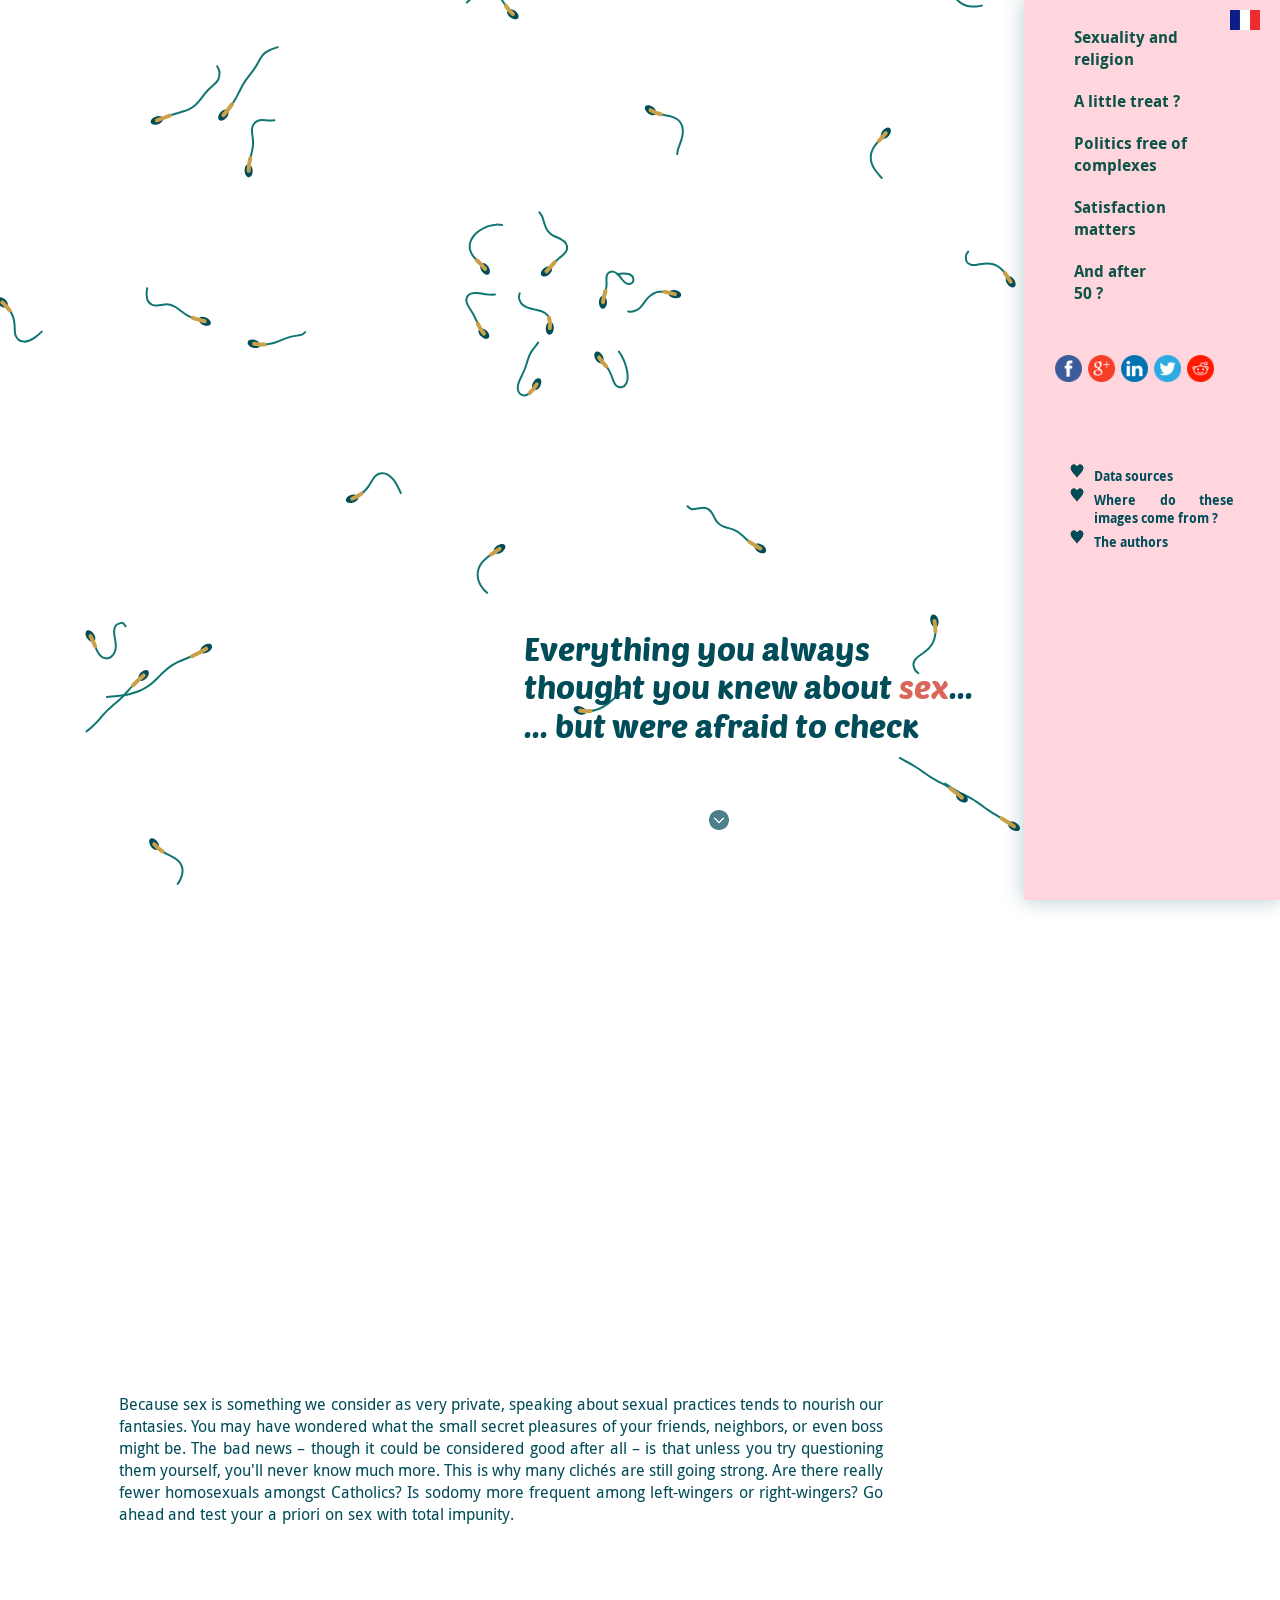
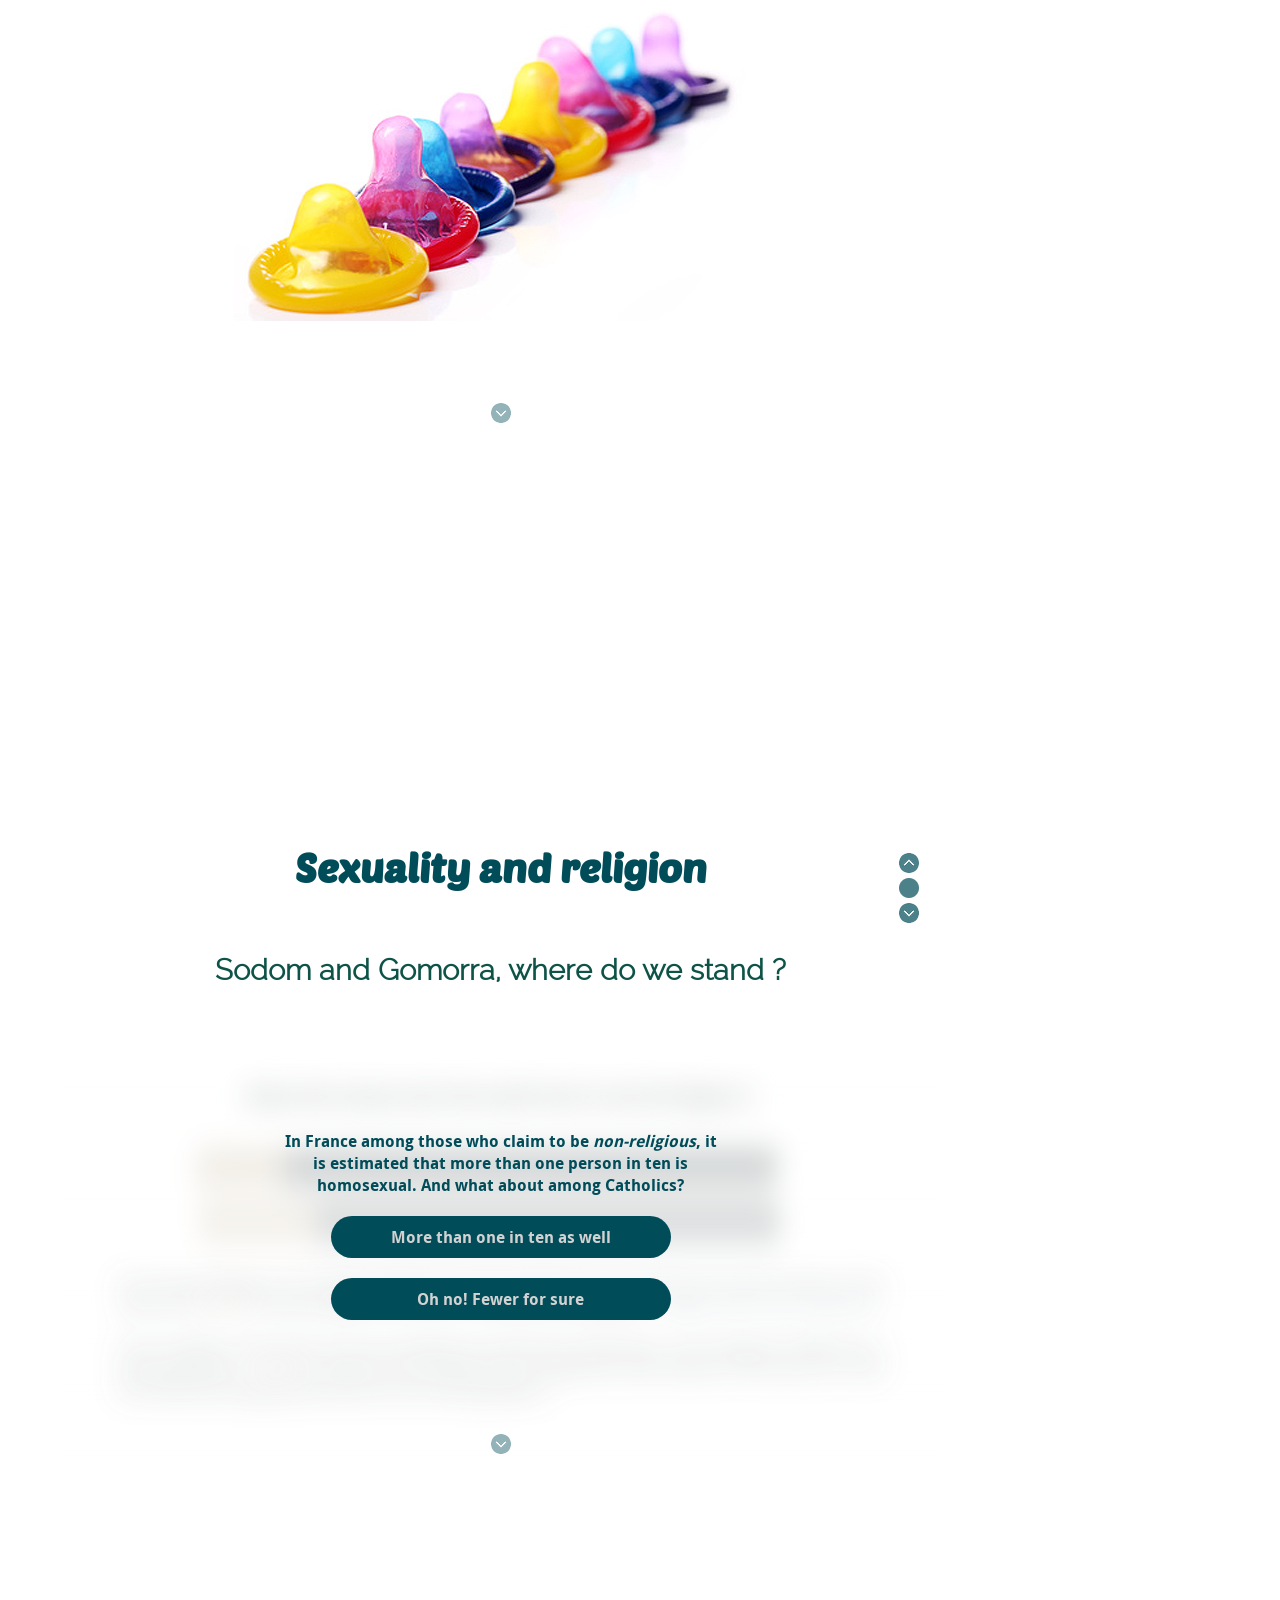
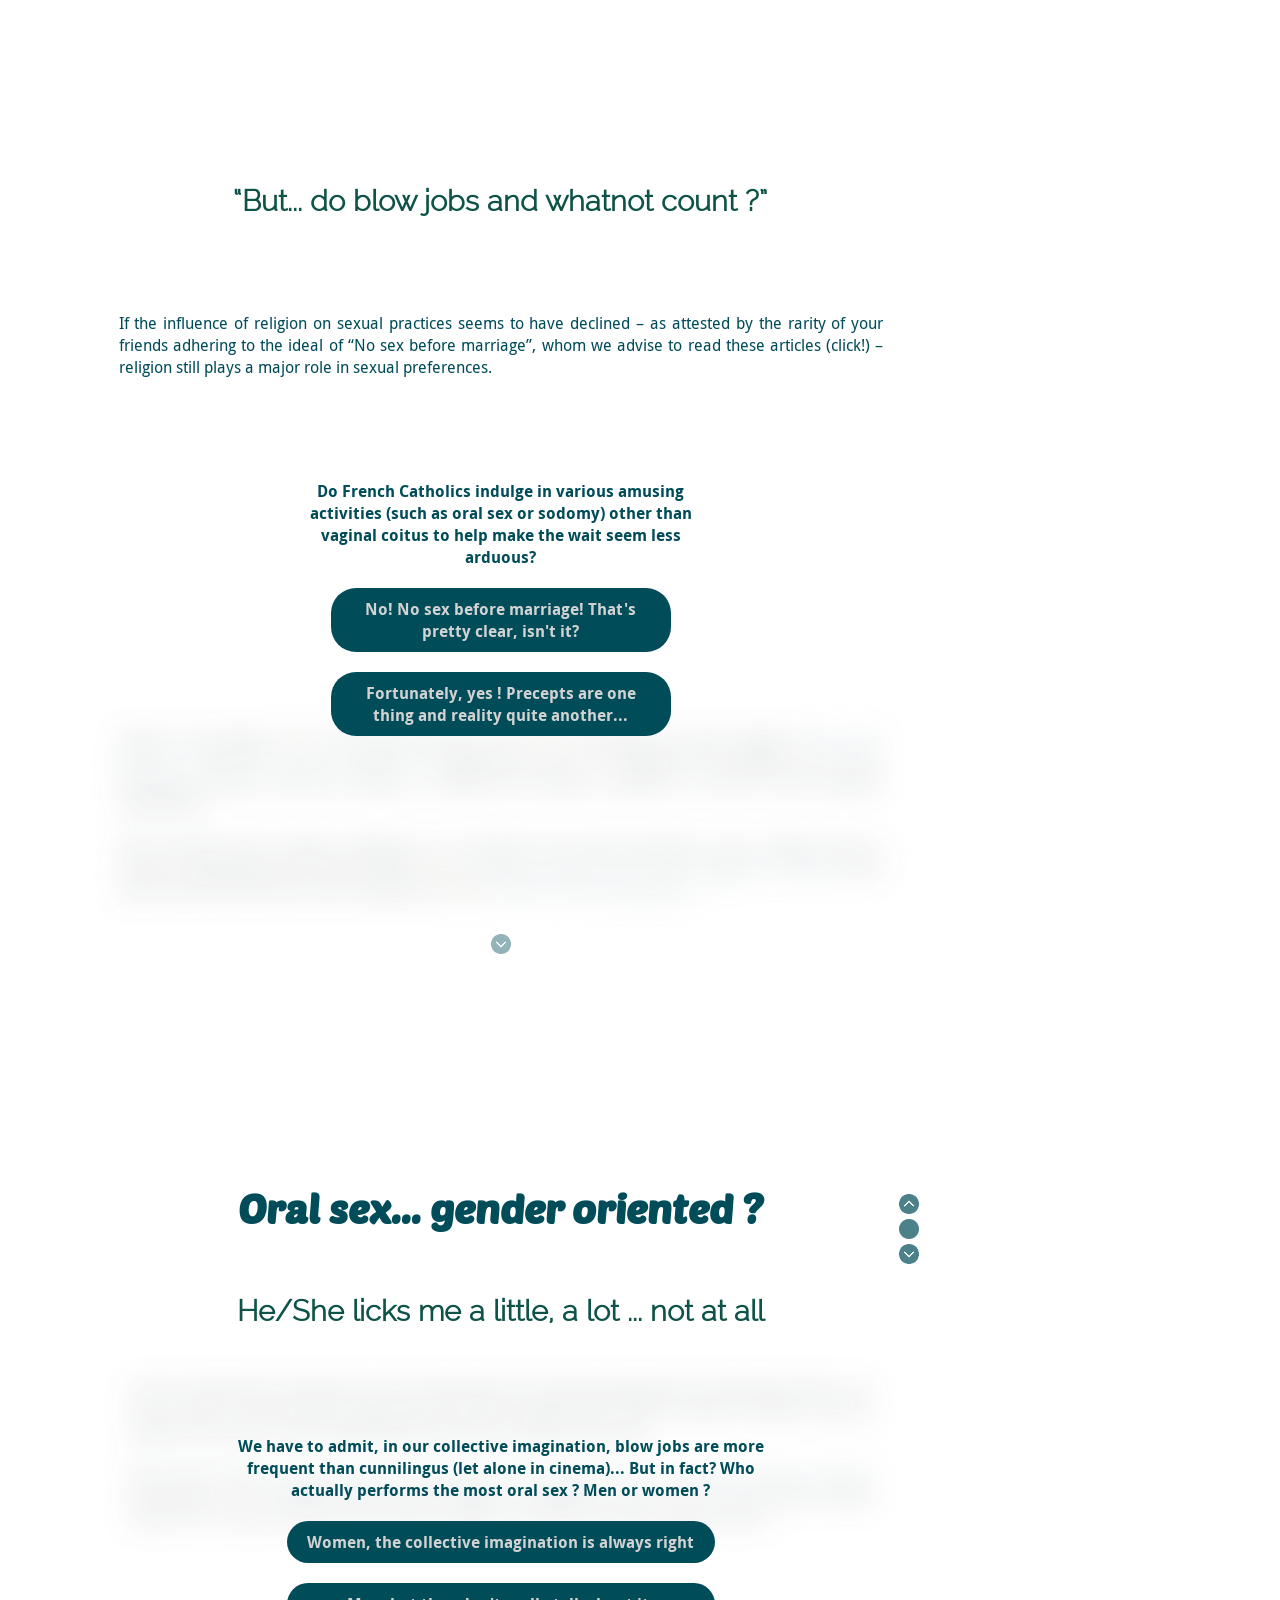
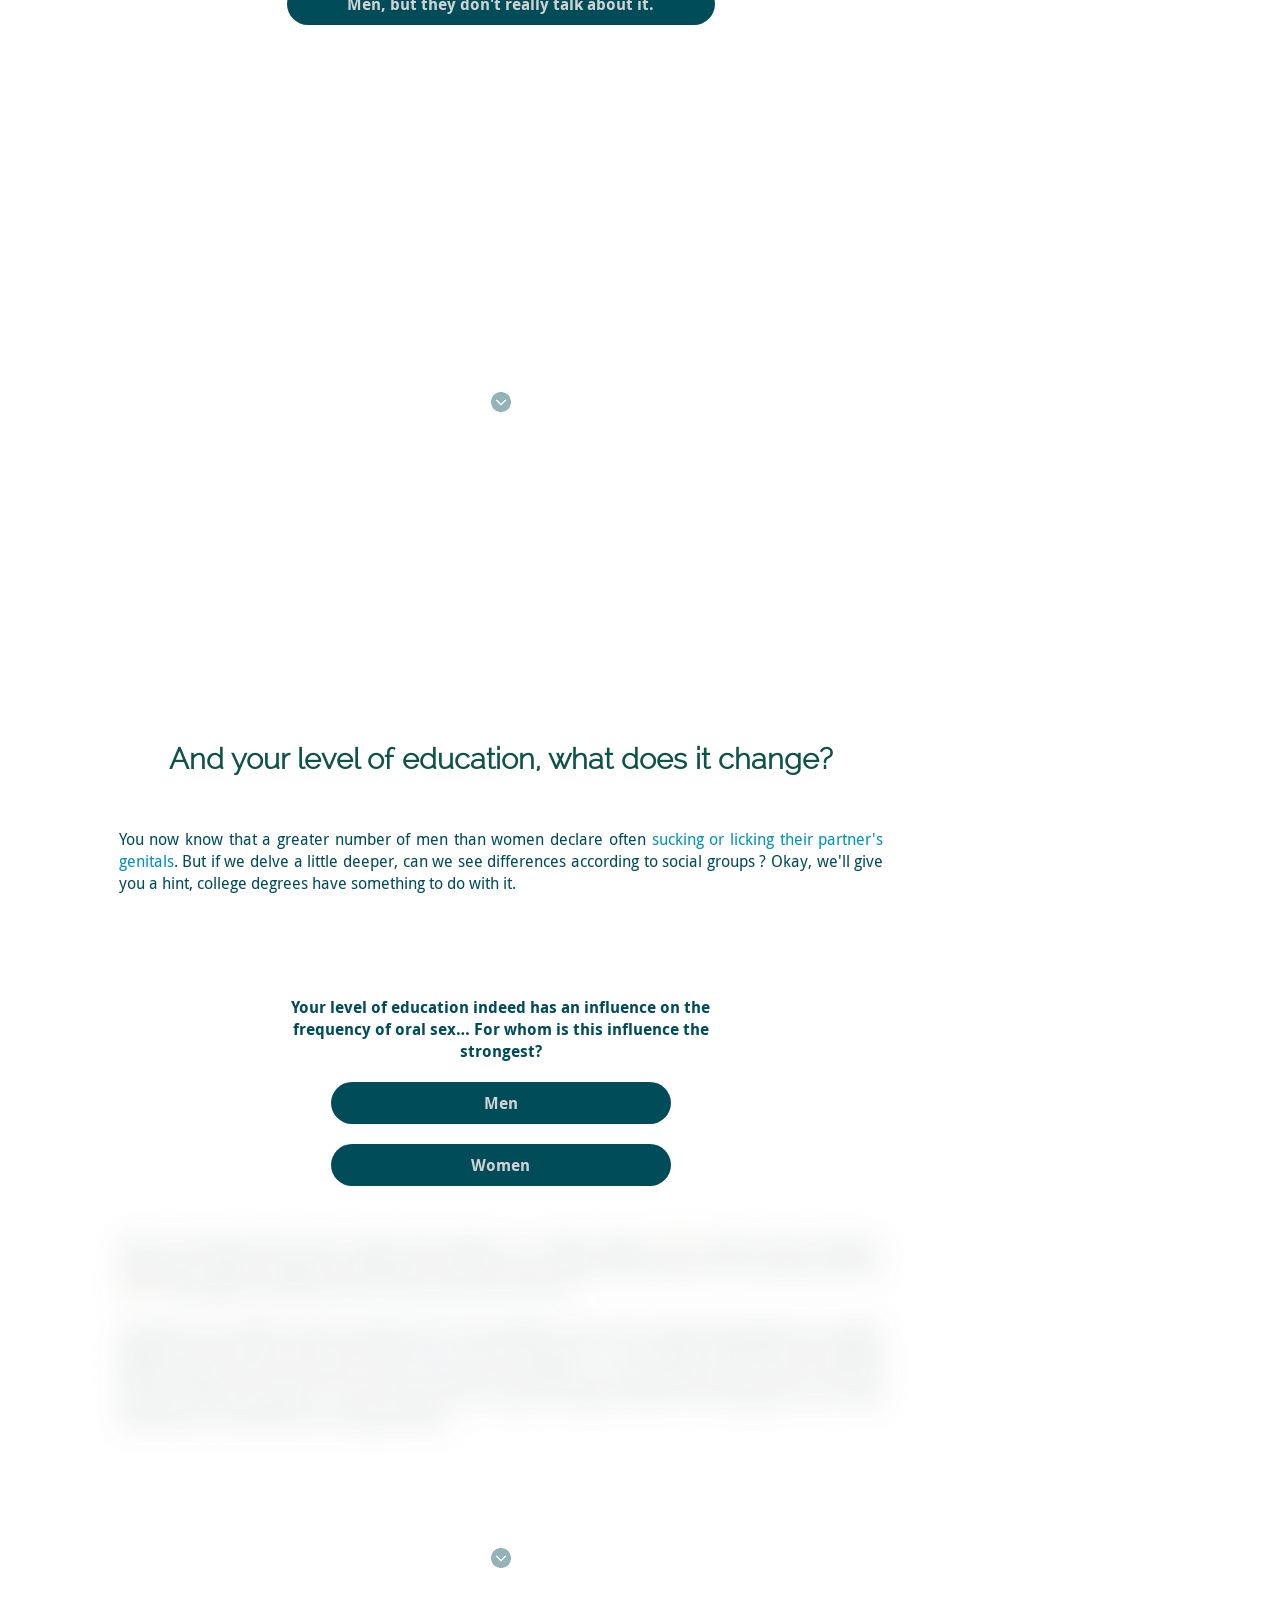
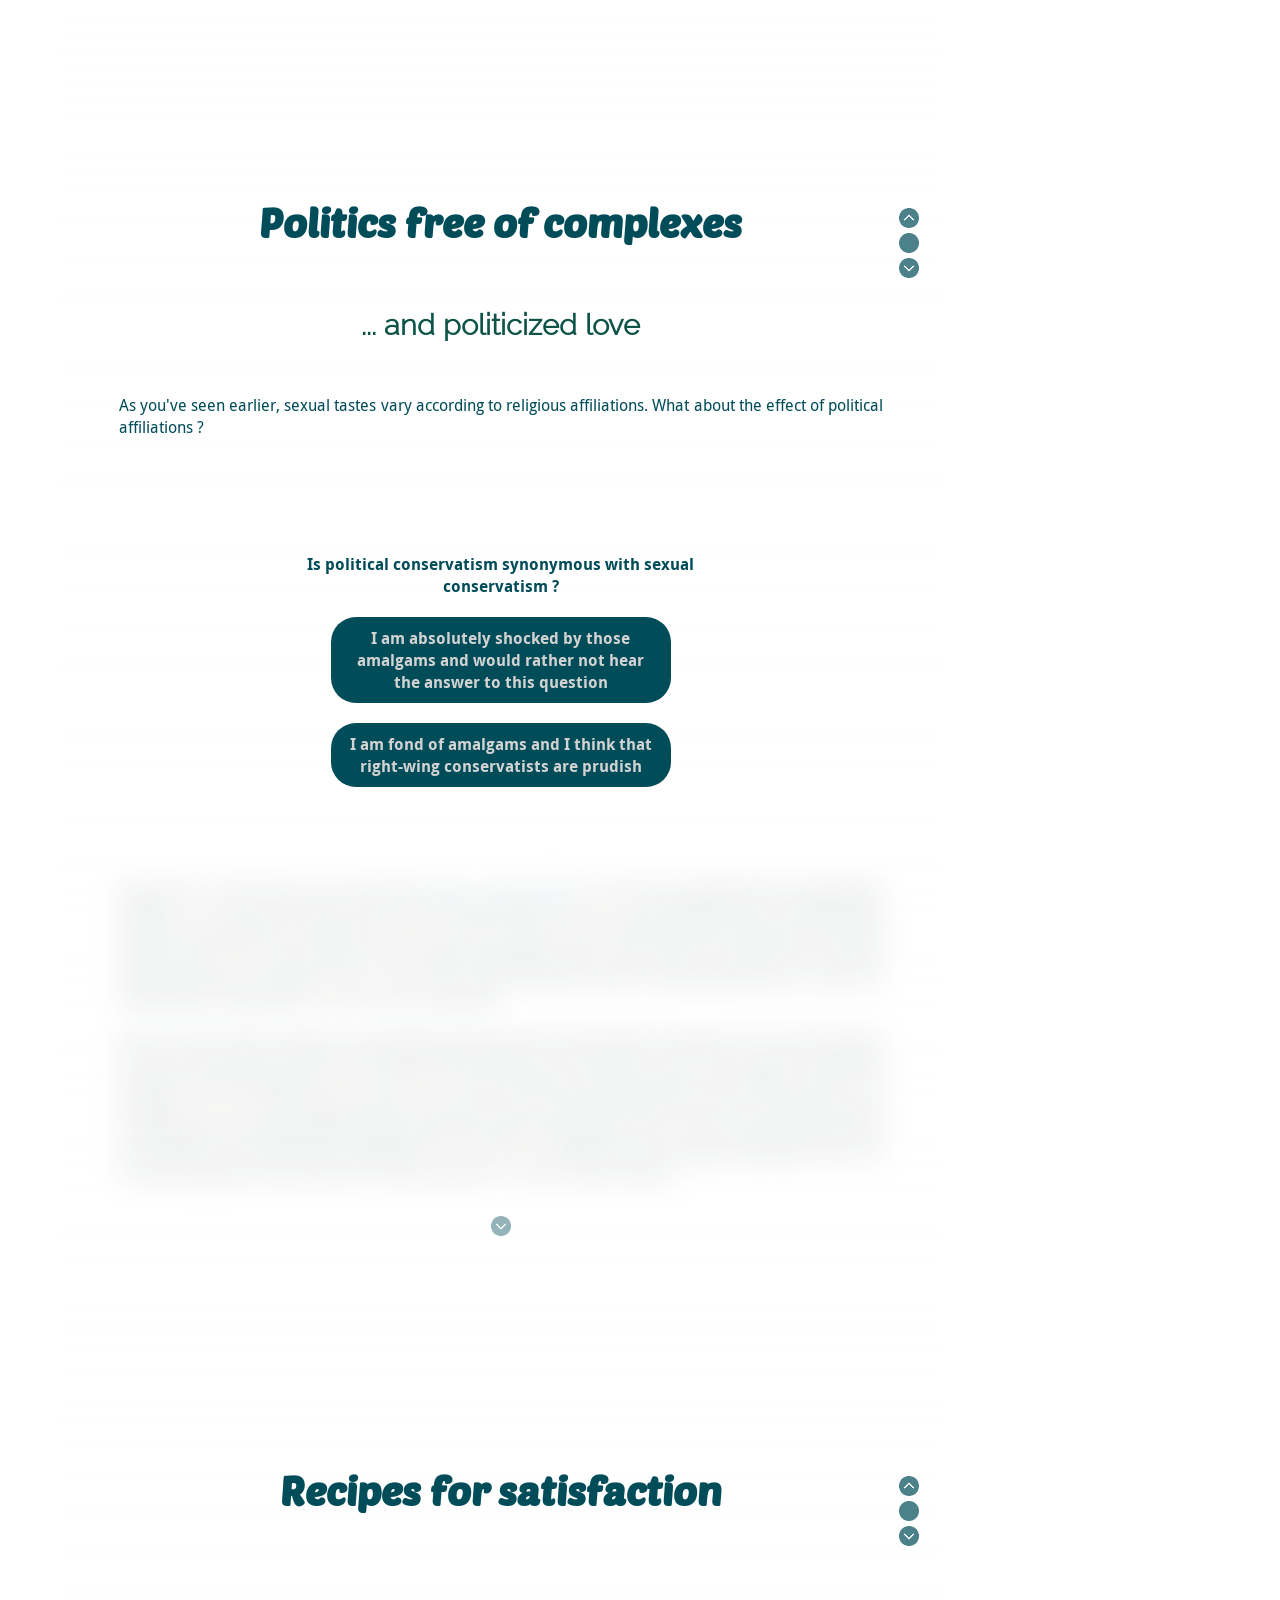
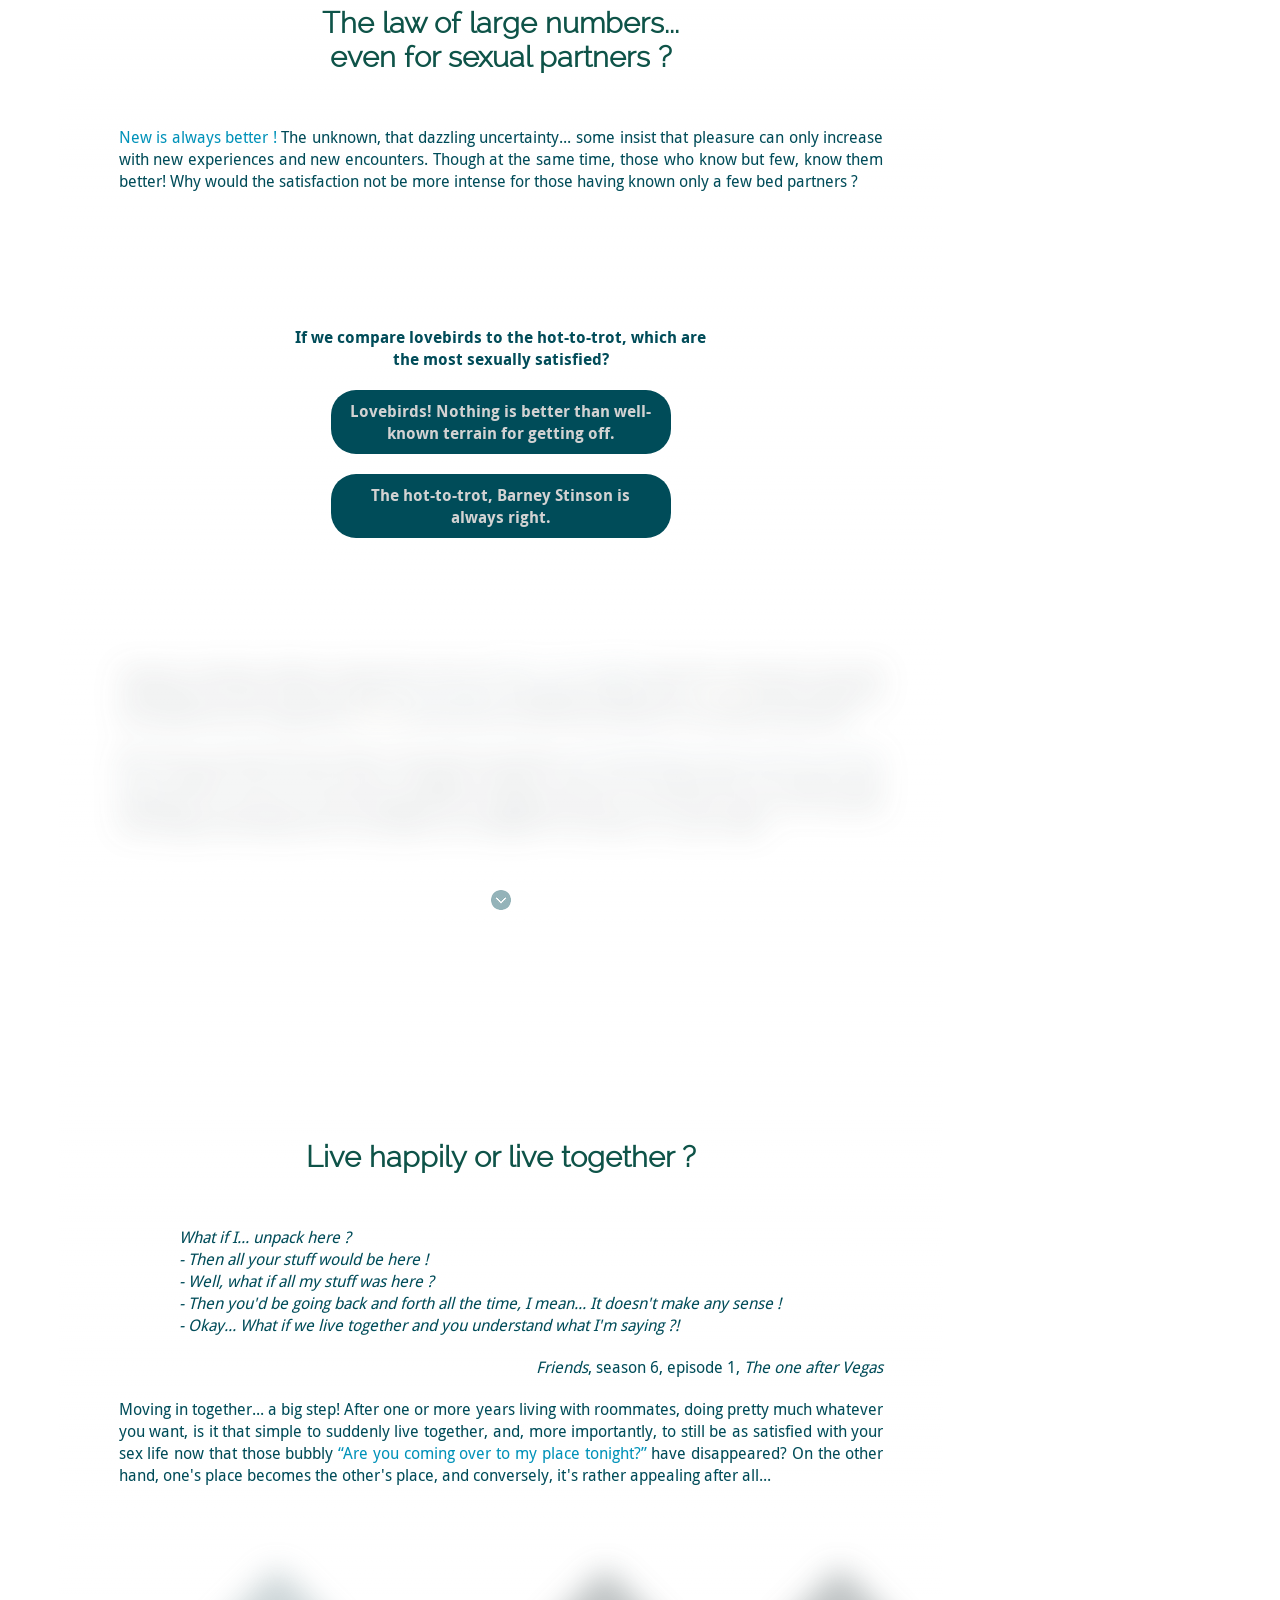
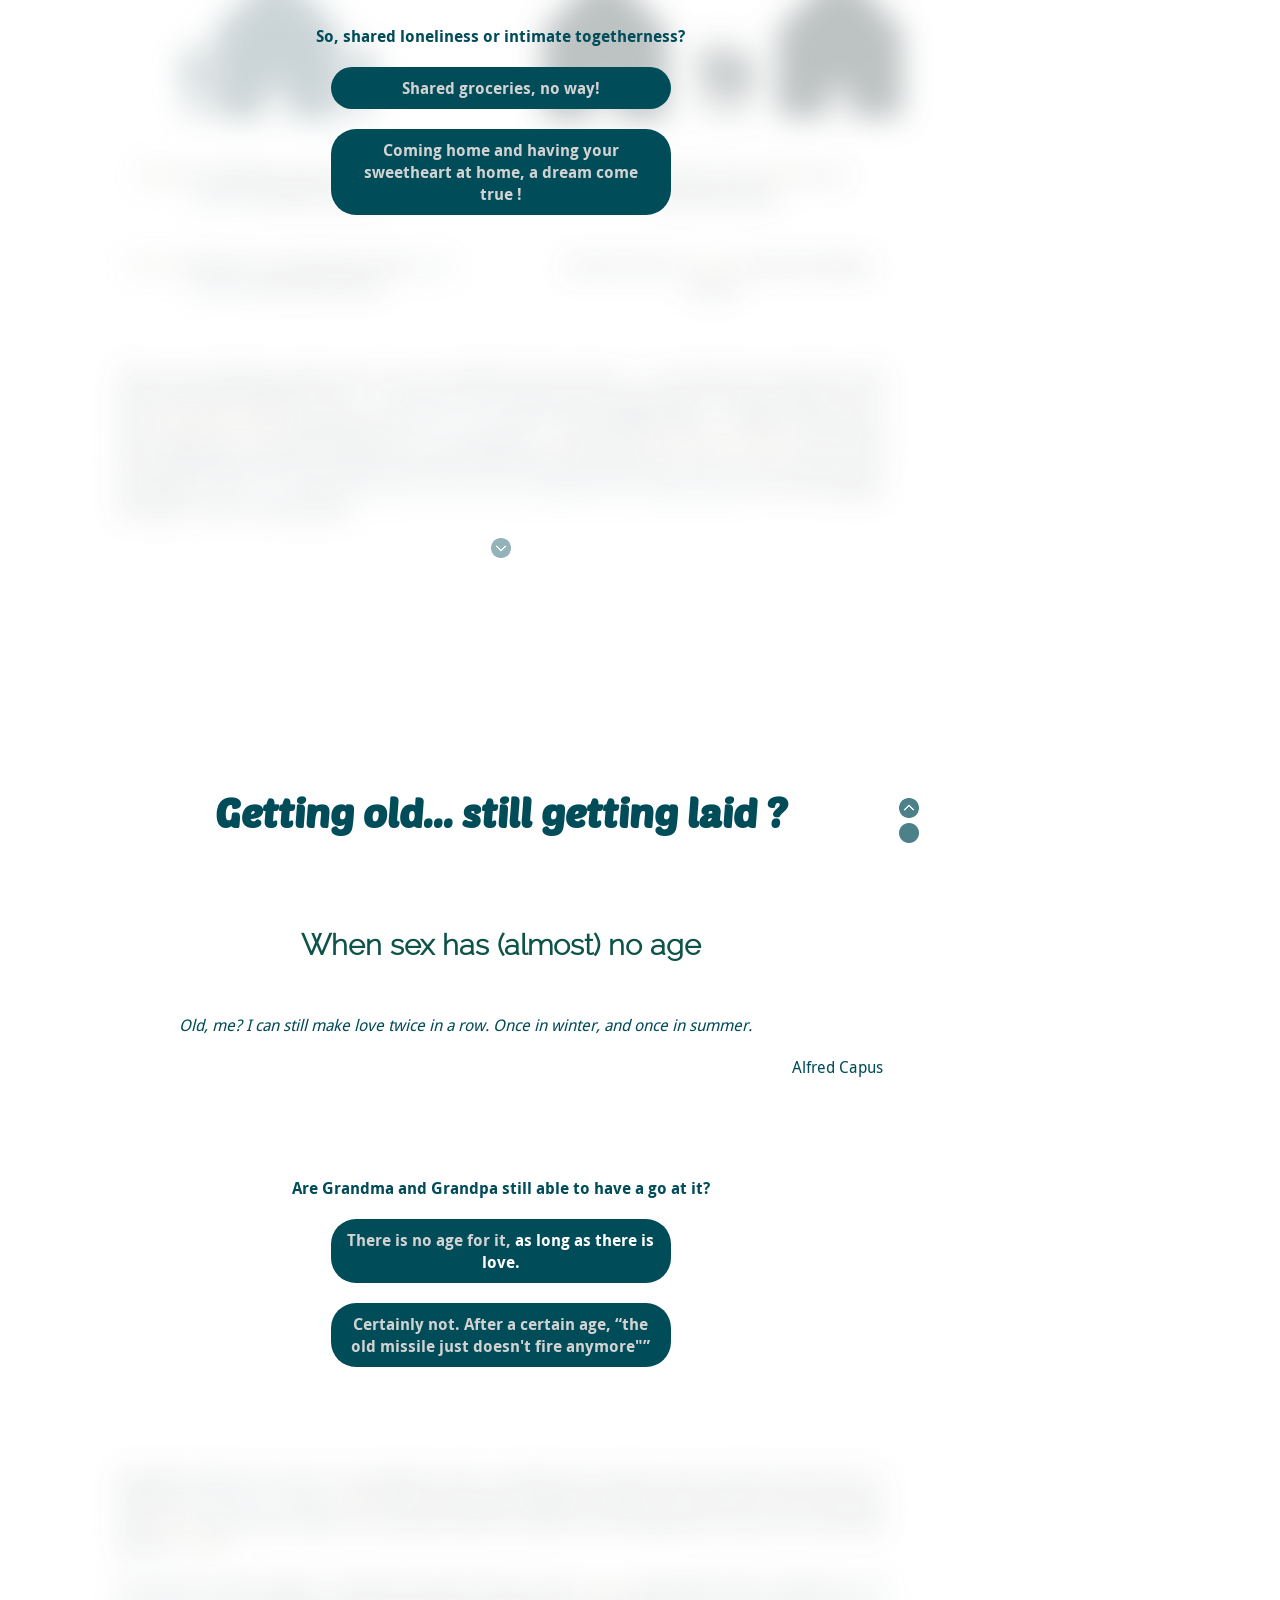
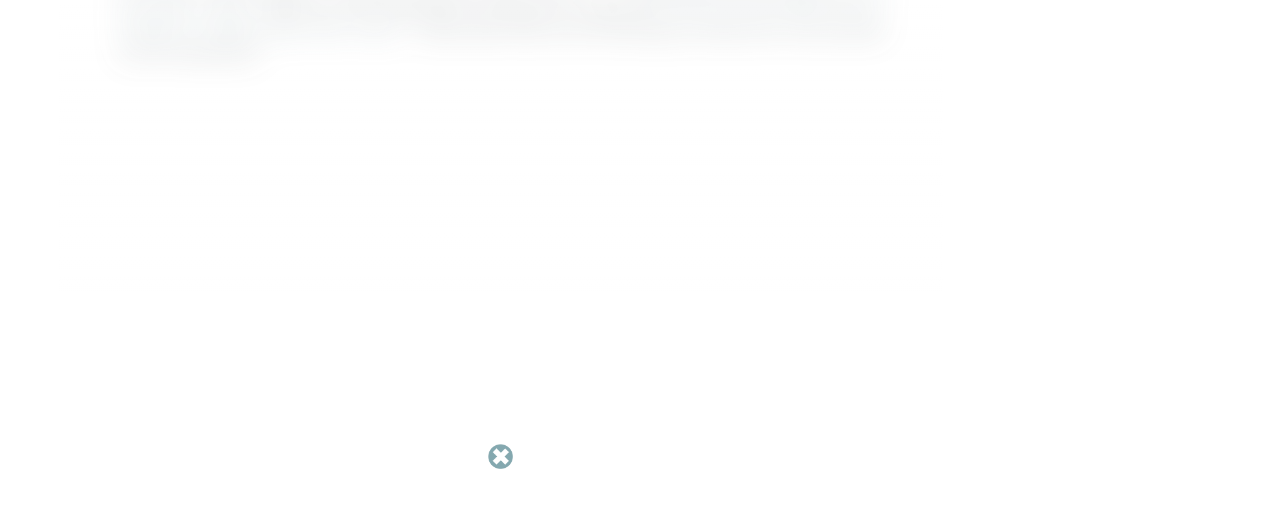
<file: index.html>
<!DOCTYPE html>
<html lang="en">
    <head>
        <meta charset="utf-8" />
        <meta property="fb:app_id"                content="230706700616703" />
        <meta property="og:type"            content="article" /> 
	<meta property="og:title"              content="French people and sex : an offbeat data vizualisation" />
	<meta property="og:description"        content="Data visualization and infography on sexuality in France" />
	<meta property="og:image"  content="http://sociosexologie-du-dimanche.github.io/en/Images/banana.jpg" />

	<meta name="author" content="Marie Beigelman, Romain Damian, Kim Montalibet, Pierre Tanneau" />


        <meta name="keywords" content="sex,sexuality,France,French,infography,dataviz,clichés,sodomy,satisfaction" />
        <meta name="viewport" content="width=device-width, initial-scale=1">

        <title>French people and sex : an offbeat data vizualisation</title>
        <link rel="stylesheet" href="style.css" />
        <link rel="alternate" href="http://sociosexologie-du-dimanche.github.io/en-mobile" media="only screen and (max-width: 750px)"/>
        
        <script type='text/javascript'>
            (function(){
                var mql = window.matchMedia('only screen and (max-width: 750px)');
                if (mql.matches) {
                    window.location = 'http://sociosexologie-du-dimanche.github.io/en-mobile' ;
                }
            })();
  		</script>
         <div id="fb-root"></div>
        <script>
            window.fbAsyncInit = function() {
                FB.init({
                    appId      : '230706700616703',
                    xfbml      : true,
                    version    : 'v2.5'
                });
            };

            (function(d, s, id){
                var js, fjs = d.getElementsByTagName(s)[0];
                if (d.getElementById(id)) {return;}
                js = d.createElement(s); js.id = id;
                js.src = "//connect.facebook.net/en_US/sdk.js";
                fjs.parentNode.insertBefore(js, fjs);
            }(document, 'script', 'facebook-jssdk'));
            
        </script>
        
        
        
    </head>



    <body> 
        <div id="toolFilms"></div>
        <div id="toolIfop"></div>
        <div id='toolContact'></div>
        <div id="toolAurevoir"></div>
        <div id='fenetreBlur'></div>
        


		<div id="accueil">
			<a class="scrollTo" href="#mycanvas"><canvas id="mycanvas" style="background:'white'"></canvas></a>
            <div id="banniere">
                   Everything you always <br/>
                   thought you knew about <span class="emph" style='color:#DA665B;'>sex</span>... <br/>
                   ... but were afraid to check
                
            </div>
            <a class="scrollTo" href="#pIntro"><div id="buttonOpen" style="left:55%"></div></a>
	       
            
     		<div class="box">
                <div id="liensVersions">
                    <a href='http://sociosexologie-du-dimanche.github.io/fr'><div id="France"></div></a>
                </div>
	        	<nav>
		            <ul>
		                <li><a class="scrollTo" href="#religion">Sexuality and religion</a></li>
		                <li><a class="scrollTo" href="#gaterie">A little treat ?</a></li>
		                <li><a class="scrollTo" href="#politique">Politics free of complexes</a></li>
		                <li><a class="scrollTo" href="#satisfaction">Satisfaction matters</a></li>
                        <li><a class="scrollTo" href="#vieux">And after <br/>50 ?</a></li>
		            </ul>
		        </nav>
                
                <div id='buttons'>
                    <a href="http://www.facebook.com/sharer.php?u=http://sociosexologie-du-dimanche.github.io/fr&title=Tout%20ce%20que%20vous%20avez%20toujours%20cru%20savoir%20sur%20le%20sexe&summary=Un%20projet%20de%20dataviz%20sur%20la%20sexualite%20des%20Francais" target="_blank">
                            <img src="Images/facebook.png" alt="Facebook" />
                    </a>
                    
    <!-- Google+ -->
                    <a href="https://plus.google.com/share?url=http://sociosexologie-du-dimanche.github.io/fr" target="_blank">
                        <img src="Images/google.png" alt="Google" />
                    </a>
    
    <!-- LinkedIn -->
                    <a href='https://www.linkedin.com/shareArticle?mini=true&url=http://sociosexologie-du-dimanche.github.io/fr&title=Tout%20ce%20que%20vous%20avez%20toujours%20cru%20savoir%20sur%20le%20sexe&summary=Un%20projet%20de%20dataviz%20sur%20la%20sexualite%20des%20Francais' target='_blank'>
                        <img src="Images/linkedin.png" alt="LinkedIn" />
                    </a>
                    
                    <a href="https://twitter.com/share?url=http://sociosexologie-du-dimanche.github.io/fr&amp;text=Une%20infographie%20sur%20la%20sexualite%20des%20francais&amp;hashtags=dataviz" target="_blank">
                        <img src="Images/twitter.png" alt="Twitter" />
                    </a>
                    
                    <a href="http://reddit.com/submit?url=http://sociosexologie-du-dimanche.github.io/fr&amp;title=Une%20infographie%20sur%20la%20sexualite%20des%20Francais" target="_blank">
                        <img src="Images/reddit.png" alt="Reddit" />
                    </a> 
                </div>
                
                <footer>
	      	             <ul style ="text-align: justify">
                            <li id="sourceDonnees">Data sources</li>
	                        <li id="filmList">Where do these images come from ?</li>
                            <li id="auteurs">The authors</li>
	                    </ul>
                </footer>	
		      </div>
		</div>   
		
	       
	    <section id="corps">

            <p id="pIntro"> Because sex is something we consider as very private, speaking about sexual practices tends to nourish our fantasies. You may have wondered what the small secret pleasures of your friends, neighbors, or even boss might be. The bad news – though it could be considered good after all – is that unless you try questioning them yourself, you'll never know much more. This is why many clichés are still going strong.  Are there really fewer homosexuals amongst Catholics? Is sodomy more frequent among left-wingers or right-wingers? Go ahead and test your a priori on sex with total impunity. <span class="hidden">And we promise not to laugh, even if you're wrong on all counts! </span></p>
                
            
            <div id="imgIntro"></div>
            <a class="scrollTo" href="#religion"><div class="following" style="margin-bottom:400px; margin-top:40px"></div></a>


            <section class="bloc_histoire">
                <div class="titre_image">
                    <h1 id="religion"><a class="scrollTo" href="#banniere">Sexuality and religion</a></h1>
                    <a class="scrollTo" href="#banniere"><span class="buttonUp"></span></a>
                    <a class="scrollTo" href="#gaterie"><span class="buttonDown"></span></a>
                    <a class="scrollTo" href="#fb-commentaire"><span class="bullet"></span></a>
                </div>
				<h2>Sodom and Gomorra, where do we stand ?</h2>

		      
		        	 <div id='quizz1' class="fenetre">
                        <div class="infographie">
                            <div id="chiffreInfoCathos"></div>
                            <div id="imagesCathos"></div>
                            <div id="imagesAthees"></div>
                        </div>
                        <div class="commentaire"></div>
                        <div class="fenetreQuestion">
                            <div class='question'>In France among those who claim to be <em>non-religious</em>, it is estimated that more than one person in ten is homosexual.  And what about among Catholics?</div>
                            <div class="reponseV">More than one in ten as well</div>
                            <div class="reponseF">Oh no! Fewer for sure</div>
                        </div>
                    </div>

                <a class="scrollTo" href="#preliminaires" style="margin-top:20px;"><div class="following"></div></a>
            </section>
            <section class='bloc_histoire'>
                <h2 id="preliminaires" style="margin-top:100px"><q>But... do blow jobs and whatnot count ?</q></h2>
                <p class='pPleinePage' style='text-align:right'><span class="hidden">Who never asked to a "waiting for mariage" friend ?</span></p>
                
                <div id='listePam'>
                    <p class="pPleinePage"> If the influence of religion on sexual practices seems to have declined – as attested by the rarity of your friends adhering to the ideal of <q>No sex before marriage</q>, whom we advise to read these articles (<span id='lienArticles'>click!</span>) – religion still plays a major role in sexual preferences.</p>
                    

                    <div id='liensPam'>
                        <p>Huffington post : <a href='http://www.huffingtonpost.com/mandy-velez/the-problem-with-waiting-for-marriage_b_5079625.html' target='_blank'>"The problem with <em>waiting for marriage</em>"</a></p>
                        <p>Huffington post (too) : <a href='http://www.huffingtonpost.com/yourtango/waiting-until-im-married-to-have-sex_b_9030984.html' target='_blank'>"Waiting Until Marriage To Have Sex Doesn’t Make Me Naïve"</a></p>
                        <p>xojane.com : <a href='http://www.xojane.com/sex/true-love-waits-pledge' target='_blank'>"I waited until my wedding night to lose my virginity and I wish I hadn't."</a></p>
                        <p>aleteia.org : <a href='http://aleteia.org/2014/05/23/10-good-reasons-to-save-sex-until-marriage/' target='_blank'>"Ten good reasons to save sex until marriage"</a></p>
                    </div>
                </div>
                
                <div id="quizz2" class="fenetre">
				    <div class="infographie" >
	        		     <div id="highchart1" style="width: 500px; height: 300px; margin: 0px auto "></div>
                    </div>
				    <div class="commentaire"></div>
                    <div class="fenetreQuestion">
                        <div class='question'>Do French Catholics indulge in various amusing activities (such as oral sex or sodomy) other than vaginal coitus to help make the wait seem less arduous?</div>
                        <div class='reponseV'>No!  No sex before marriage!  That's pretty clear, isn't it?</div>
                        <div class="reponseF">Fortunately, yes !  Precepts are one thing and reality quite another...</div>
                    </div>
                </div>
                
                <a class="scrollTo" href="#gaterie"><div class="following"></div></a>

            </section>
            
            <section class="bloc_histoire">
                <div class="titre_image">
				    <a class="scrollTo" href="#banniere"><h1 id="gaterie">Oral sex... gender oriented ?</h1></a>
                    <a class="scrollTo" href="#religion"><span class="buttonUp"></span></a>
                    <a class="scrollTo" href="#politique"><span class="buttonDown"></span></a>
                    <a class="scrollTo" href="#fb-commentaire"><span class="bullet"></span></a>
                </div>
                
                <div id="titreGateries">
                    <h2><span id="titreGaterieSpan">He/She licks me a little, a lot ... not at all</span></h2>
                </div>
                
                
		      <div id='quizz3' class="fenetre">
                    <div class="commentaire"></div>
                    <div class="infographie">
                        <div id="gauge"></div>
                    </div>
                    <div class="fenetreQuestion">
                        <div class='question'>We have to admit, in our collective imagination, blow jobs are more frequent than cunnilingus (<a href='http://www.theguardian.com/film/filmblog/2013/nov/28/oral-sex-movies-cunnilingus-problem-evan-rachel-wood' target='_blank'>let alone in cinema</a>)... But in fact? Who actually performs the most oral sex ? Men or women ? </div>
                        <div class="reponseF">Women, the collective imagination is always right </div>
                        <div class="reponseV">Men, but they don't really talk about it.</div>
                    </div>
                </div>	
                <a class="scrollTo" href="#diploBucal"><div class="following"></div></a>

                
            </section>
            <section class="bloc_histoire">
                <h2 id="diploBucal" style="margin-top:100px">And your level of education, what does it change? </h2>
                <p class="pPleinePage">You now know that a greater number of men than women declare often <span class="emph">sucking or licking their partner's genitals</span>.  But if we delve a little deeper, can we see differences according to social groups ? Okay, we'll give you a hint, college degrees have something to do with it.</p>
                
                <div id="quizz4" class='fenetre'>
                    <div class='infographie'><div id='treemap'></div></div>
                    <div class='commentaire'></div>
                    <div class='fenetreQuestion'>
                        <div class='question'>Your level of education indeed has an influence on the frequency of oral sex… For whom is this influence the strongest? </div>
                        <div class="reponseF">Men</div>
                        <div class="reponseV">Women</div>
                    </div>
                </div>
                <a class="scrollTo" href="#politique"><div class="following"></div></a>


            </section>
            
            <section class="bloc_histoire">
                <div class="titre_image">

				    <a class="scrollTo" href="#banniere"><h1 id="politique">Politics free of complexes</h1></a>
                    <a class="scrollTo" href="#gaterie"><span class="buttonUp"></span></a>
                    <a class="scrollTo" href="#satisfaction"><span class="buttonDown"></span></a>
                    <a class="scrollTo" href="#fb-commentaire"><span class="bullet"></span></a>
                </div>



            <h2>... and politicized love </h2>
            <p class="pPleinePage"> As you've seen earlier, sexual tastes vary according to religious affiliations. What about the effect of political affiliations ?</p>

            
                <div id='quizz5' class="fenetre">
                <div class='infographie'><div id='polsodo' style="width:600px;height:400px;margin:auto"></div></div>
                <div class='commentaire'></div>
                <div class='fenetreQuestion'>
                    <div class='question'>Is political conservatism synonymous with sexual conservatism ?</div>
                    <div class='reponseV'>I am absolutely shocked by those amalgams and would rather not hear the answer to this question</div>
                    <div class='reponseF'>I am fond of amalgams and I think that right-wing conservatists are prudish</div>
                </div>
            </div>
            <a class="scrollTo" href="#satisfaction"><div class="following"></div></a>

            </section>
            <section class="bloc_histoire">
                <div class="titre_image" style="margin-bottom:40px">
				    <a class="scrollTo" href="#banniere"><h1 id="satisfaction">Recipes for satisfaction</h1></a>
                    <a class="scrollTo" href="#politique"><span class="buttonUp"></span></a>
                    <a class="scrollTo" href="#vieux"><span class="buttonDown"></span></a>
                    <a class="scrollTo" href="#fb-commentaire"><span class="bullet"></span></a>
                </div>
                <h2>The law of large numbers...<br/> even for sexual partners ?  </h2>
                <div id="pBarney">
                    <p class="pPleinePage">
                        <span id='spanBarney' class="emph">New is always better !</span> The unknown, that dazzling uncertainty... some insist that pleasure can only increase with new experiences and new encounters. Though at the same time, those who know but few, know them better! Why would the satisfaction not be more intense for those having known only a few bed partners ?
                    </p>
                </div>

                <div id='quizz6' class='fenetre'>
                    <div class='infographie'>
                        <div id="nombre" style="min-width: 600px; height: 400px; margin: 0 auto"></div>
                    </div>
                    <div class="commentaire"></div>
                    <div class="fenetreQuestion">
                        <div class="question">If we compare <span id='spanInsep'>lovebirds</span> to the hot-to-trot, which are the most sexually satisfied? </div>
                        <div class="reponseV">Lovebirds! Nothing is better than well-known terrain for getting off.</div>
                        <div class="reponseF">The hot-to-trot, Barney Stinson is always right.</div>
                    </div>
                </div>
                
            <a class="scrollTo" href="#titreSatis"><div class="following"></div></a>

                
            </section>
            <section class="bloc_histoire">
                <div id="titreSatis">
                    <h2><span id="titreSatisSpan">Live happily or live together ?</span></h2>
                </div>
                
                <p class="pPleinePage" style="padding-left: 120px;"><em>What if I... unpack here ?<br/> - Then all your stuff would be here !<br/> - Well, what if all my stuff was here ? <br/>- Then you'd be going back and forth all the time, I mean... It doesn't make any sense ! <br/>- Okay... What if we live together and you understand what I'm saying ?!</em></p>
                
                <p class="pPleinePage" style='text-align:right'><a href='http://friends.wikia.com/wiki/The_One_After_Vegas' target='_blank'><em>Friends</em>, season 6, episode 1, <em>The one after Vegas</em></a></p>
                

                <p class="pPleinePage">Moving in together... a big step! After one or more years living with roommates, doing pretty much whatever you want, is it that simple to suddenly live together, and, more importantly, to still be as satisfied with your sex life now that those bubbly <span class='emph'><q>Are you coming over to my place tonight?</q> </span> have disappeared? On the other hand, one's place becomes the other's place, and conversely, it's rather appealing after all... </p>
                <div id="quizz7" class="fenetre" style="margin-top:80px">
                    <div class="infographie">
                        <p><span class='chiffre'>21%</span> of cohabiting couples are <span class='emph'> little or not satisfied </span> with their sex life...</p>
                        <p><span class='chiffre'>1 in 3</span> member of a cohabiting couple is <span class='emph'> very satisfied</span> with their sex life...</p>
                    </div>
                    <div class="commentaire">
                        <p>...it is the case for <em>only</em> <span class='chiffre'>14%</span> of non-cohabiting couples</p>
                        <p>...whereas there is <span class='chiffre'>1 in 2</span> among non-cohabiting couples</p>
                    </div>
                    <div class="fenetreQuestion">
                        <div class="question">So, shared loneliness or intimate togetherness? </div>
                        <div class="reponseV">Shared groceries, no way! </div>
                        <div class="reponseF">Coming home and having your sweetheart at home, a dream come true ! </div>
                    </div>
                </div>
                <p id='comLat' class="pPleinePage">These non-cohabiting couples who are more satisfied than the others — our friends the reasearchers call them <a href='https://www.ined.fr/fichier/s_rubrique/19829/popf.3.martin.2011.fr.pdf' target='_blank'>living apart together</a> (<em>LAT</em> ) — are very nice, but what about single people ? Among couples (<em>LAT</em> or not), <span class='chiffre'>one out of five</span> respondents are <span class='emph'>little or not satisfied</span>. Among single people — whether confirmed in their singlehood or having already been in a relationship — we go up to <span class='chiffre'>one out of two</span> ! The mutual trust and shared intimacy we experience with the same familiar sexual partner  seems to be essential to our well-being. <span class='emph'>People in a relationship claim to be far less unsatisfied than single people.</span> So, to live happily, live apart... but in a relationship !</p>

                <a class="scrollTo" href="#vieux"><div class="following"></div></a>
            </section>
            <section class='bloc_histoire'>
                <div class="titre_image">
				    <a class="scrollTo" href="#banniere"><h1 id="vieux">Getting old... still getting laid ?</h1></a>
                    <a class="scrollTo" href="#politique"><span class="buttonUp"></span></a>
                    <a class="scrollTo" href="#fb-commentaire"><span class="bullet"></span></a>
                </div>
                
                 <h2 style="margin-top:40px">When sex has (almost) no age </h2>
                
                <p class="pPleinePage" style="padding-left: 120px;"><em>Old, me? I can still make love twice in a row. Once in winter, and once in summer.</em></p>
                
                <p class="pPleinePage" style='text-align:right'>Alfred Capus</p>
                
               <div id='quizz8' class='fenetre'>
                    <div class='infographie'>
                        <div id='vieillir' style="width:600px;height:350px ;margin: 0 auto"></div>
                    </div>            
                    <div class="commentaire"></div>
                    <div class="fenetreQuestion">
                        <div class="question">Are Grandma and Grandpa still able to have a go at it? </div>
                        <div class="reponseV">There is no age for it, <a href='https://youtu.be/uA0UJoNLMSo' target='_blank' style='color:#FFFFFF'>as long as there is love.</a> </div>
                        <div class="reponseF">Certainly not. After a certain age, <q>the old missile just doesn't fire anymore"</q></div>
                </div>
                



            </section>
             <div class='hidden' id='bonusNathan'>
                    <a href='https://youtu.be/4Imf_G7GELA?t=5m24s' target='_blank'>As a bonus, un extract (with some sex !) in link with this last part, taken from the excellent series <em>Misfits</em></a>.
                </div>
            <div id='buttonGoodbye' class='goodbye'></div>
            
            <div id='fb-commentaire' class="fb-comments" data-href="http://sociosexologie-du-dimanche.github.io/fr/" data-width="600" data-numposts="5"></div>
        </section>
        

        <script src="https://ajax.googleapis.com/ajax/libs/jquery/1.10.2/jquery.min.js"></script>
        <script type="text/javascript" src="http://d3js.org/d3.v3.min.js"></script>
        <script type="text/javascript" src="js/paper-full.js"></script>
    
		<script src="http://code.highcharts.com/highcharts.js"></script>
        <script src="https://code.highcharts.com/highcharts-more.js"></script>
        <script src="http://code.highcharts.com/modules/exporting.js"></script> 
        <script src="https://code.highcharts.com/modules/data.js"></script>
        <script src="https://code.highcharts.com/modules/solid-gauge.js"></script>
        <script src="https://code.highcharts.com/modules/treemap.js"></script>

		<script type="text/paperscript" src="js/sperm.js" canvas="mycanvas"></script>    
        <script type="text/javascript" src="js/animations.js"></script>



	<!-- Suivi global -->
        <script>
            (function(i,s,o,g,r,a,m){i['GoogleAnalyticsObject']=r;i[r]=i[r]||function(){
            (i[r].q=i[r].q||[]).push(arguments)},i[r].l=1*new Date();a=s.createElement(o),
            m=s.getElementsByTagName(o)[0];a.async=1;a.src=g;m.parentNode.insertBefore(a,m)
            })(window,document,'script','//www.google-analytics.com/analytics.js','ga');

            ga('create', 'UA-75651653-1', 'auto');
            ga('send', 'pageview');
        </script>
        
        <!-- Suivi unique -->
        <script>
  (function(i,s,o,g,r,a,m){i['GoogleAnalyticsObject']=r;i[r]=i[r]||function(){
  (i[r].q=i[r].q||[]).push(arguments)},i[r].l=1*new Date();a=s.createElement(o),
  m=s.getElementsByTagName(o)[0];a.async=1;a.src=g;m.parentNode.insertBefore(a,m)
  })(window,document,'script','//www.google-analytics.com/analytics.js','ga');

  ga('create', 'UA-75651653-5', 'auto');
  ga('send', 'pageview');

</script>


    </body>
</html>
</file>
<file: style.css>
/* Elements html globaux */

body {
    font-family: 'droid', Arial, sans-serif;
    color: #004C59;
    text-rendering: optimizeLegibility;
}

canvas {
        display: inline;
        position: fixed;
        top: 0;
        left: 0;
        right: 0;
        bottom: 0;
        width: 80%;
        height: 100%;
        -webkit-transition : -webkit-filter 0.2s;
        -moz-transition : filter 0.2s ;
        -o-transition : -webkit-filter 0.2s ;
 }

a {
    color: #004C59;
    text-decoration: none;
}
a:hover {
    opacity: 0.8 ;
}

p {
    text-align : justify;
    padding: 2px ;
}


/* Volet de navigation et tooltips associés */
.box {
	width:20%;
	height:100%;
	position:fixed;
	display: inline;
	top:0px;
	left:80%;
	overflow-x: auto;
  	overflow-y: auto;
  	background:#FFD6DD;
  	box-shadow: 0 0 20px rgba(0,76,89,.30);
  	z-index:5;
}


#liensVersions {
    width:180px;
    font-family: 'droid', Arial, serif ;
    margin : 10px auto ;
}
#France {
    position : absolute ;
    right : 10px ;
    background : url('Images/france.jpg') no-repeat top left ;
    width : 40px ;
    height : 30px ;
}
#Uk:hover {
    right : 8px ;
}
nav {
	font-family: 'droid-bold', Arial, sans-serif;
    color: #0E5348;
	width:180px;
	text-align:left;
}

nav ul {
    list-style-type: none;
}

nav a, footer a {
	color: #0E5348;
    text-decoration: none;
    transition: all .1s ease;
    -webkit-transition : all .1s ease ;
    -moz-transition : all .1s ease ;
    -o-transition : all .1s ease ;
}

nav a:hover, footer a:hover, #toolFilms p a:hover,#toolContact p a:hover, #filmList:hover, #sourceDonnees:hover, #auteurs:hover {
   color: #107671;
   cursor: pointer;
   padding-left: 5px;
}

#toolIfop p a:hover, #lienArticles:hover {
    color: #107671;
    cursor: pointer;
}

nav ul li {
    display: block ;
    padding : 10px 10px ;
}


#buttons {
    width : 180px ;
    margin : 40px 0px 30px 30px ;
}

#buttons img {
width: 27px;
padding: 1px;
border: 0;
box-shadow: 0;
display: inline;
}
/* Footer */

footer {
    padding-top: 10px;
    margin-top : 50px ;
    margin-right: 2px;
    margin-left: 30px;
    display: block;
    width:180px;
    font-size : 0.8em;
    font-family: 'droid-bold';
}

footer ul {
    list-style-image: url('Images/coeur.png') ;
}

/* Fin footer */


/* Identités du corps de document */
#banniere {	
	font-family: 'poetsen', serif;
    position:absolute;
	font-size: 2em;
    right:24%;
    top:70%;
	line-height: 1.2em;
	text-align: left;
}

#corps {
	display:block;
	position:relative;
	width : 70% ;
    margin-top : 105%;
	margin-right:auto;
	margin-left:4%;
	background:#FFFFFF;
	overflow-x:auto;
}

#pIntro {
    padding-top:50px;
    padding-bottom:0px;
    padding-left: 60px;
    padding-right: 60px;
    text-align: justify;
}

#imgIntro {
    margin : 0 auto ;
    position : relative ;
    width : 100% ;
    height : 400px ;
    background: url('Images/capotes.jpg') no-repeat center center;
}

#buttonOpen {
    background: url('Images/arrow-down.png') no-repeat top center ;
    width: 30px;
    height: 30px;
    z-index: 3;
    position: absolute ;
    top: 90%;
}
#buttonOpen:hover {
    opacity: 0.5;
}

h1 {
    font-family: 'poetsen', 'Gill Sans', Arial, sans-serif;
    display: inline-block;
	font-size: 2.5em;
	text-align: center;
    position: absolute;
    margin : 0 ;
    padding : 0 ;
    top:0px;
    left:15%;
    width:70%;
    color: #004C59;
}

h1:hover {
    opacity:0.8;
	transition: all .1s ease ;
    -webkit-transition : all .1s ease ;
    -moz-transition : all .1s ease ;
    -o-transition : all .1s ease ;
}

h2 {
	font-family: 'raleway','Gill Sans', serif;
	font-size: 1.8em;
	text-align: center;
	margin-top: 0px;
	margin-bottom: 50px;
	color: #0E5348;
	position: relative;
    transition : all 2s ease ;
    -webkit-transition : all 2s ease ;
    -moz-transition : all 2s ease ;
    -o-transition : all 2s ease ;
}

#bonusNathan {
    width : 200px ;
    margin : 40px auto 20px auto ;
}



/* Identités pour les graphiques et autres animations */
#listePam {
    position: relative ;
    height : 80px ;
    transition : height 1s ease;
    -webkit-transition : height 1s ease;
    -moz-transition : height 1s ease ;
    -o-transition : height 1s ease ;
}

#liensPam p {
    width : 700px ;
    text-align : left ;
    margin : 40px auto ;
}

#liensPam p a:hover {
    padding-left : 10px ;
    transition : all 0.3s ease ;
    -webkit-transition : all 0.3s ease ;
    -moz-transition : all .3s ease ;
    -o-transition : all .3s ease ;
}

#gauge {
    width: 400px;
    height: 400px;
    margin: 0 auto ;
}

#titreGateries {
    height : 50px ;
    position : relative ;
    transition: height 0.5s ease-in ;
    -webkit-transition : all 0.5s ease-in ;
    -moz-transition : all .5s ease ;
    -o-transition : all .5s ease ;
}

#videoPipe, #videoBarney {
    display : block;
    margin : auto ;
    visibility: visible;
    opacity : 0 ;
    transition : opacity 1s ease-in ;
    -webkit-transition : opacity 1s ease-in ;
    -moz-transition : opacity 1s ease-in ;
    -o-transition : opacity 1s ease-in ;
}

#titreGaterieSpan:hover { cursor: pointer }
#spanBarney:hover {
    cursor : pointer ;
    font-weight : 600 ;
}

#pBarney {
    height : 100px ;
    position : relative ;
    transition: height 0.5s ease-in ;
    -webkit-transition : all 0.5s ease-in ;
    -moz-transition : all .5s ease ;
    -o-transition : all .5s ease ;
}


#treemap {
    width:600px;
    height:300px ;
    margin : 0 auto ;
}


/* Identités pour l'animation tooltip */
#toolFilms, #toolIfop, #toolContact, #toolAurevoir {
    opacity : 0 ;
    padding : 10px 20px 10px 20px ;
    position: fixed;
    color : rgb(255,255,255) ;
    background-color : rgba(30,30,30,0.8) ;
    box-shadow: 0 0 20px rgba(0,0,0,0.8) ;
    z-index: -1 ;
    transition: all 1s ;
    -webkit-transition : all 1s ;
    -moz-transition : all 1s ;
    -o-transition : all 1s ;
}

#toolAurevoir {
    width : 600px ;
    left : 25% ;
    top : 5% ;
}

#toolFilms, #toolContact {
    width : 340px ;
    left : 90%  ;
    top : 90% ;
}

#toolIfop {
    width : 250px ;
    left : 60%;
    top : 40%;
}

#toolFilms p {
    text-align : center ;
}

#toolIfop p, #toolContact p {
    text-align : left ;
}

#toolFilms p a, #toolIfop p a, #toolContact p a, .tooltip a {
    color : rgb(180,180,180) ;
}

#fenetreBlur {
    background: url('Images/filtre.png') no-repeat center center ;
    background-size : cover;
    position : fixed ;
    top : 0px ;
    left : 0px ;
    opacity : 0 ;
    width: 100% ;
    height: 100% ;
    z-index: -1 ;
    transition: opacity 0.5s ;
    -webkit-transition : opacity 0.5s ;
    -moz-transition : opacity 0.5s ;
    -o-transition : opacity 0.5s ;

}

.tooltip {
    font-family: 'Gill Sans' ;
    opacity : 0 ;
    position : absolute ;
    top : -20px ;
    left : 70% ;
    background-color: rgba(30,30,30,0.9) ;
    box-shadow: 0 0 10px rgba(0,0,0,0.6) ;
    color : rgb(255,255,255) ;
    padding : 10px 7px ;
}



/* Classes de mise en forme */
.buttonUp,.buttonDown,.bullet {
    position:absolute;
    left: 95%;
    width: 20px;
    height: 20px;
}
.buttonUp {
    background: url('Images/arrow-up.png') no-repeat top center ;
    top: 10px;
}
.buttonDown {
    background: url('Images/arrow-down.png') no-repeat top center ;
    top: 60px;
}
.bullet {
    background: url('Images/bullet.png') no-repeat top center ;
    top : 35px;
}

.following {
    background: url('Images/arrow-down.png') no-repeat top center ;
    width: 20px;
    height: 20px;
    margin: 10px auto ;
    opacity: 60%;
}

.goodbye {
    background : url('Images/stop.png') no-repeat center bottom ;
    background-size : contain ;
    width: 25px;
    height: 25px;
    margin: 20px auto 50px auto ;
    opacity: 60%;
}
.buttonDown:hover,.buttonUp:hover,.bullet:hover,.following:hover,.goodbye:hover {
    opacity: 0.5;
}

.goodbye:hover {
    cursor: pointer ;
}

.bloc_histoire {
    position:relative;
    width:100%;
    background: #FFFFFF;
    margin: 0px auto 0px auto ;
    padding : 20px 0px 200px 0px ;
}
.bloc_histoire:nth-of-type(1) {
    background: linear-gradient(white,rgba(255,255,255,0),white),url('Images/LME.jpg') no-repeat right center fixed ;
    background-size : cover;
    -webkit-background-size: cover;
    -moz-background-size: cover;
    -o-background-size: cover;
}
.bloc_histoire:nth-of-type(2) {
    background: linear-gradient(white,rgba(255,255,255,0),white),url('Images/priest2.jpg') no-repeat center center fixed ;
    background-size : cover;
    -webkit-background-size: cover;
    -moz-background-size: cover;
    -o-background-size: cover;
}
.bloc_histoire:nth-of-type(3) {
    background: linear-gradient(white,rgba(255,255,255,0),white), url('Images/blueV.jpg') no-repeat center center  fixed  ;
    background-size : cover;
    -webkit-background-size: cover;
    -moz-background-size: cover;
    -o-background-size: cover;
}
.bloc_histoire:nth-of-type(4) {
    background: linear-gradient(white,rgba(255,255,255,0),white),url('Images/titanic.jpg') no-repeat center center fixed ;
    background-size : cover;
    -webkit-background-size: cover;
    -moz-background-size: cover;
    -o-background-size: cover;
}
.bloc_histoire:nth-of-type(5) {
    background: linear-gradient(white,rgba(255,255,255,0),white),url('Images/AHX.jpg') no-repeat center center fixed ;
    background-size: cover;
    -webkit-background-size: cover;
    -moz-background-size: cover;
    -o-background-size: cover;
}

.bloc_histoire:nth-of-type(6) {
    background: linear-gradient(white,rgba(255,255,255,0),white),url('Images/EWS.jpg') no-repeat center center fixed ;
    background-size: cover;
    -webkit-background-size: cover;
    -moz-background-size: cover;
    -o-background-size: cover;
}

.bloc_histoire:nth-of-type(7) {
    background: linear-gradient(white,rgba(255,255,255,0),white),url('Images/VCB.jpg') no-repeat center center fixed ;
    background-size: cover;
    -webkit-background-size: cover;
    -moz-background-size: cover;
    -o-background-size: cover;
}

.bloc_histoire:nth-of-type(8) {
    background: linear-gradient(white,rgba(255,255,255,0),white),url('Images/HEM.jpg') no-repeat center center fixed ;
    background-size: cover;
    -webkit-background-size: cover;
    -moz-background-size: cover;
    -o-background-size: cover;
}

.titre_image {
    position:relative;
    width:100%;
    margin: 0 auto 10px auto;
    display: block;
    min-height: 100px;
}


.pPleinePage, .commentaire p {
    padding-left: 60px;
    padding-right: 60px;
    text-align: justify;
}

.hidden {
    color:#FFFFFF;
    opacity : 0 ;
    transition : all 0.2s ease ;
    -webkit-transition : all 0.2s ease ;
    -moz-transition : all 0.2s ease ;
    -o-transition : all 0.2s ease ;

}
.hidden:hover {
    color:#0E5348;
    opacity:0.2;
}
.emph { 
	color: #0092B9;
}
.chiffre {
    color: #CBA148; 
    font-family: 'Gill Sans', sans-serif;
    font-size: 1.2em;
    font-weight: bold;
}
.emph:hover,.chiffre:hover {
	opacity:0.8;
    transition: all .1s ease;
    -webkit-transition: all .1s ease;
    -moz-transition: all .1s ease;
    -o-transition: all .1s ease;
}
.lienCache {
    text-decoration: none ;
    color: #004C59 ;
    cursor:pointer;
}
.lienCache:hover {    
    opacity : 1
}


/* Classes pour le script quizz */

.fenetre {
    position:relative;
    display:block;
    width: 100%;
    margin: 10px auto 30px auto;
}
.infographie {
    display:block;
    width : 100%;
    padding : 0px 0px ;
    margin : 20px 0px 0px 0px ;
    filter: blur(15px) grayscale(80%) opacity(40%);
    -webkit-filter: blur(15px) grayscale(80%) opacity(40%);

    -webkit-transition : -webkit-filter 2s ;
    -moz-transition : filter 2s ;
    -o-transition : -webkit-filter 2s ;

}
.commentaire {
    display:block;
    text-align : justify;
    padding : 0px 0px ;
    margin : 10px auto ;
    filter: blur(15px) grayscale(80%) opacity(40%);
    -webkit-filter: blur(15px) grayscale(80%) opacity(40%);
    
    -webkit-transition : -webkit-filter 1s ;
    -moz-transition : filter 1s ;
    -o-transition : -webkit-filter 1s ;

}
.fenetreQuestion {
    display:block;
    position:absolute;
    top : 10%;
    left: 15%;
    width: 70%;
    font-family: 'droid-bold';

    -webkit-transition : -webkit- filter 2s ;
    -moz-transition :  filter 2s ;
    -o-transition : -webkit- filter 2s ;
    
}
.question{
    text-align:center;
    margin : 20px auto 20px auto;
    width:70%;
}
.reponseV,.reponseF {
    width: 50%;
    color : rgb(210,210,210);
    border-radius: 25px;
    background: #004C59;
    padding: 10px 15px ;
    margin: 20px auto 10px auto ;
    text-align:center;
}
.reponseV:hover,.reponseF:hover {
    font-size: 0.9em ;
    cursor:pointer;
}

#quizz1 .infographie {
    width : 600px ;
    margin : 0px auto ;
}

#quizz3 .fenetreQuestion {
    width : 90% ;
    left: 5%
}
#quizz3 .infographie {
    padding : 0 ;
    width: 400px;
    height: 400px;
    margin : 0px auto ;
}
#quizz3 .commentaire{
    padding : 5px 10px ;
}


#quizz7 .commentaire,#quizz7 .infographie {
    display:table-cell;
    width: 50% ;
    padding-top : 170px ;
    margin : 10px auto ;
    filter: blur(15px) grayscale(80%) opacity(40%);
    -webkit-filter: blur(15px) grayscale(80%) opacity(40%);
    -webkit-transition : -webkit-filter 1s ;
    -moz-transition : filter 1s ;
    -o-transition : -webkit-filter 1s ;
}

#quizz7 .infographie p {
    text-align: center ;
    padding : 10px 40px 20px 60px ;
}
#quizz7 .commentaire p {
    text-align: center ;
    padding : 10px 60px 20px 40px ;
}

#quizz7 .infographie {
    background: url('Images/cohab.png') no-repeat top center ;
}

#quizz7 .commentaire {
    background: url('Images/noncohab.png') no-repeat top center ;
}

#comLat {
    filter: blur(15px) grayscale(80%) opacity(40%);
    -webkit-filter: blur(15px) grayscale(80%) opacity(40%);
    -webkit-transition : -webkit-filter 1s ;
    -moz-transition : filter 1s ;
    -o-transition : -webkit-filter 1s ;
}
/* Script infographie cathos */

#chiffreInfoCathos {
    padding : 5px 5px ;
    margin : 15% auto 30px auto ;
    text-align : center ;
    font-family: 'droid-bold' ;
    font-size : 1.2em ;
}
.oui,.non {
    margin-right: 3px ;
    transition : all 0.2s ease ;
    -webkit-transition : all 0.2s ease ;
    -moz-transition : all 0.2s ease ;
    -o-transition : all 0.2s ease ;
}


/* Famille de fontes */

@font-face {
    font-family: 'poetsen';
    src: url('Police/PoetsenOne-Regular-webfont.eot');
    src: url('Police/PoetsenOne-Regular-webfont.eot?#iefix') format('embedded-opentype'),
         url('Police/PoetsenOne-Regular-webfont.woff') format('woff'),
         url('Police/PoetsenOne-Regular-webfont.ttf') format('truetype'),
         url('Police/PoetsenOne-Regular-webfont.svg#poetsenoneregular') format('svg');
    font-weight: normal;
    font-style: normal;

}

@font-face {
    font-family: 'droid-bold';
    src: url('Police/DroidSans-Bold-webfont.eot');
    src: url('Police/DroidSans-Bold-webfont.eot?#iefix') format('embedded-opentype'),
         url('Police/DroidSans-Bold-webfont.woff') format('woff'),
         url('Police/DroidSans-Bold-webfont.ttf') format('truetype'),
         url('Police/DroidSans-Bold-webfont.svg#droid_sansbold') format('svg');
    font-weight: normal;
    font-style: normal;
}

@font-face {
    font-family: 'droid';
    src: url('Police/DroidSans-webfont.eot');
    src: url('Police/DroidSans-webfont.eot?#iefix') format('embedded-opentype'),
         url('Police/DroidSans-webfont.woff') format('woff'),
         url('Police/DroidSans-webfont.ttf') format('truetype'),
         url('Police/DroidSans-webfont.svg#droid_sansregular') format('svg');
    font-weight: normal;
    font-style: normal;
}

@font-face {
    font-family: 'raleway';
    src: url('Police/Raleway-Light-webfont.eot');
    src: url('Police/Raleway-Light-webfont.eot?#iefix') format('embedded-opentype'),
         url('Police/Raleway-Light-webfont.woff') format('woff'),
         url('Police/Raleway-Light-webfont.ttf') format('truetype'),
         url('Police/Raleway-Light-webfont.svg#droid_sansregular') format('svg');
    font-weight: normal;
    font-style: normal;
}
</file>
